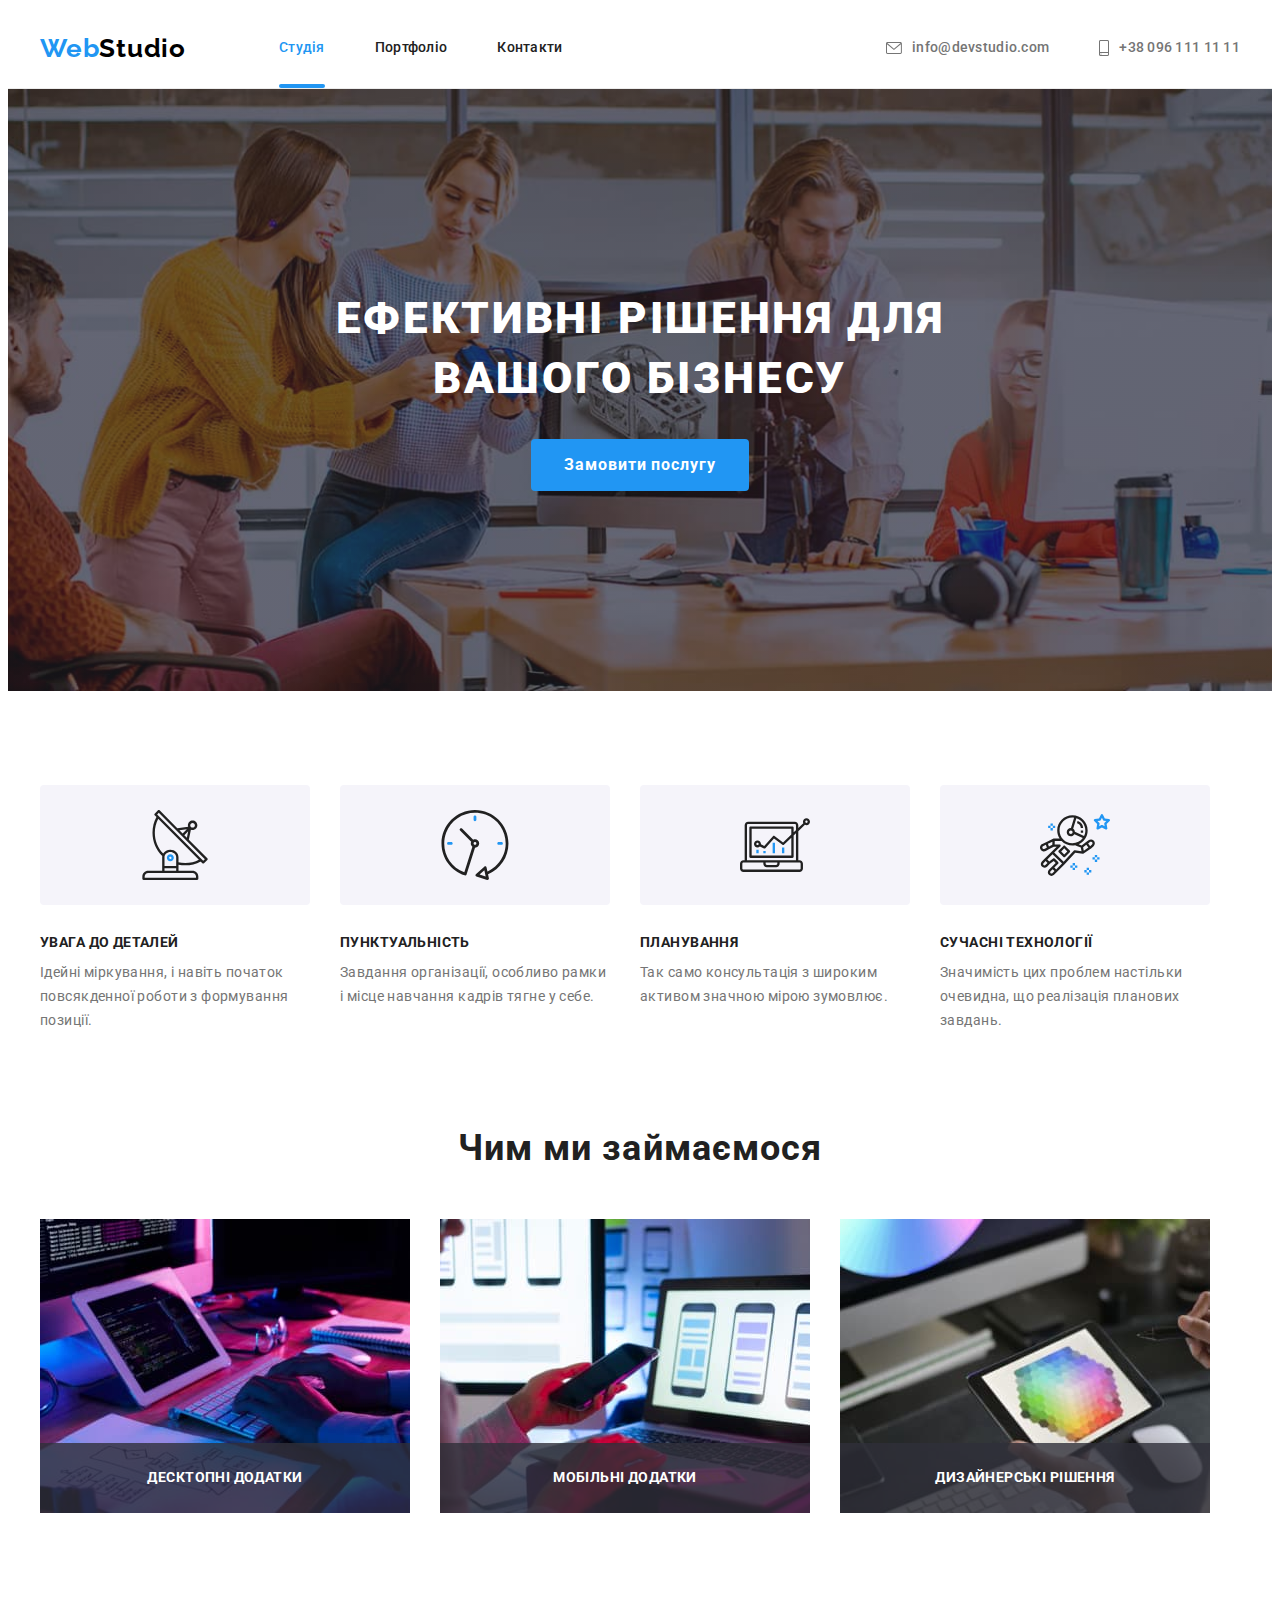
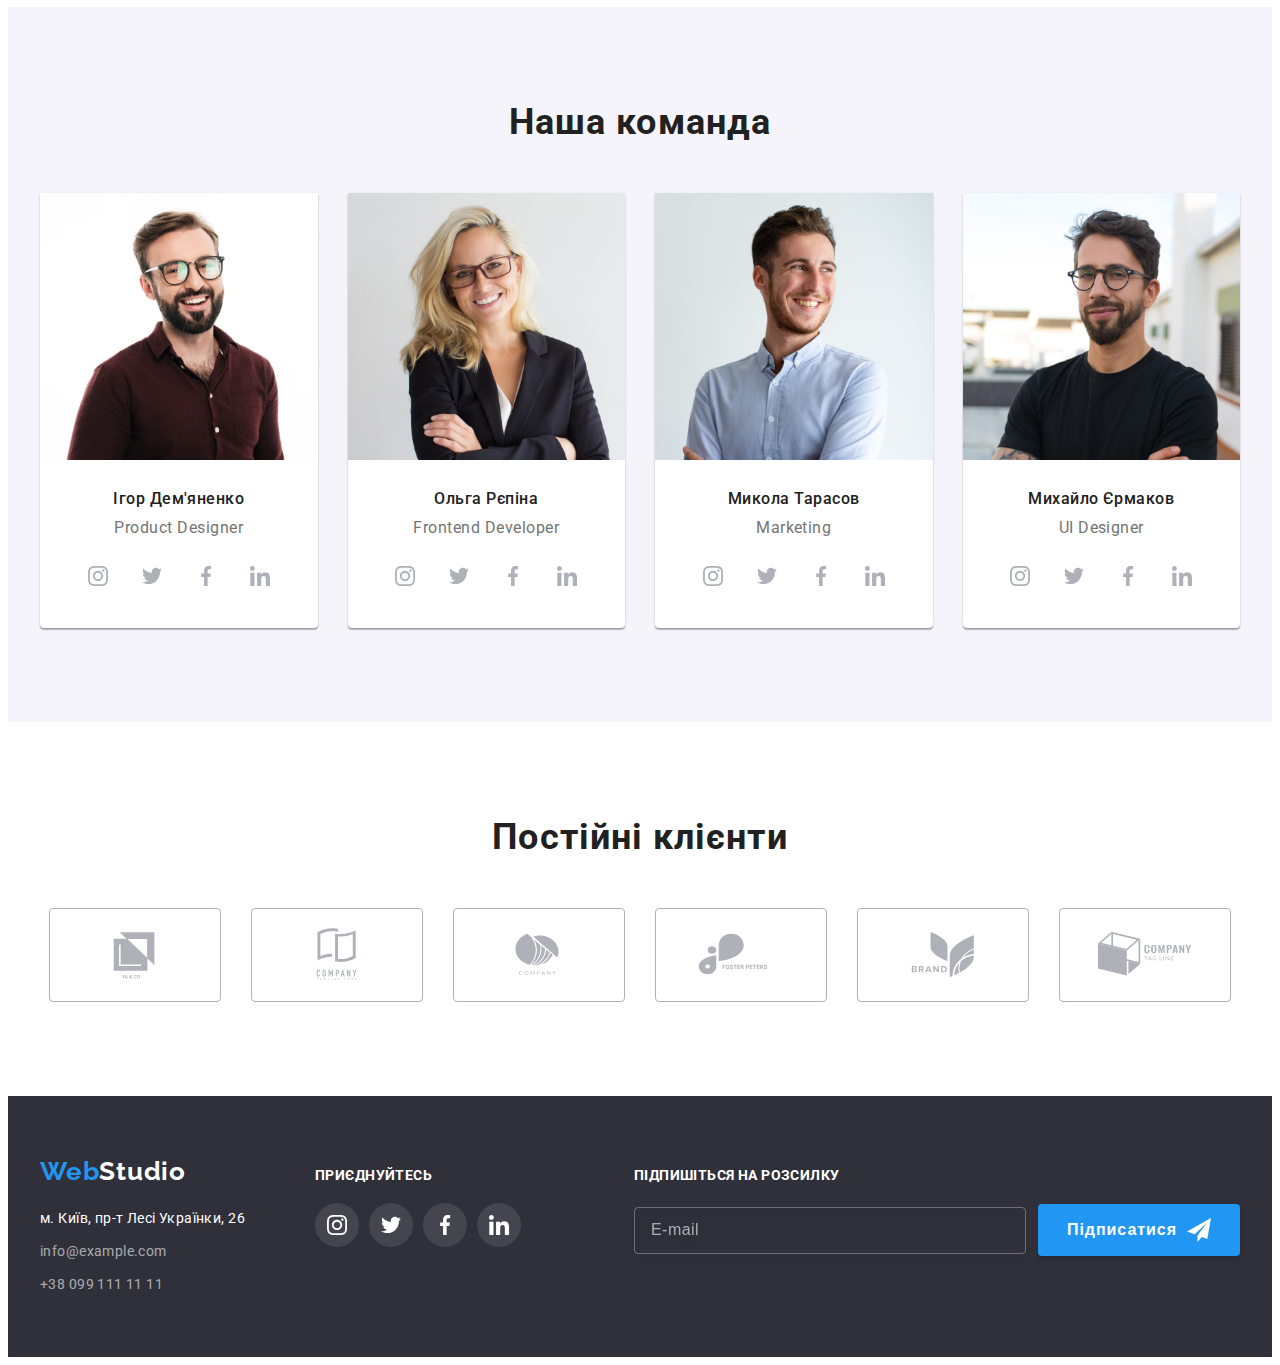
<file: index.html>
<!DOCTYPE html>
<html lang="uk">
  <head>
    <meta charset="UTF-8" />
    <meta http-equiv="X-UA-Compatible" content="IE=edge" />
    <meta name="viewport" content="width=device-width, initial-scale=1.0" />
    <title>Web Studio</title>
    <link rel="preconnect" href="https://fonts.googleapis.com" />
    <link rel="preconnect" href="https://fonts.gstatic.com" crossorigin />
    <link
      href="https://fonts.googleapis.com/css2?family=Raleway:wght@700&family=Roboto:wght@400;500;700;900&display=swap"
      rel="stylesheet"
    />
    <link
      rel="stylesheet"
      href="https://cdnjs.cloudflare.com/ajax/libs/modern-normalize/1.1.0/modern-normalize.min.css"
      integrity="sha512-wpPYUAdjBVSE4KJnH1VR1HeZfpl1ub8YT/NKx4PuQ5NmX2tKuGu6U/JRp5y+Y8XG2tV+wKQpNHVUX03MfMFn9Q=="
      crossorigin="anonymous"
      referrerpolicy="no-referrer"
    />
    <link rel="stylesheet" href="./css/styles.css" />
  </head>
  <body>
    <header class="header">
      <div class="container header-container">
        <nav class="header-nav">
          <a class="link header-logo" href=""
            ><span class="logo-accent">Web</span>Studio</a
          >
          <ul class="list header-list">
            <li class="header-item">
              <a class="header-link link current" href="">Студія</a>
            </li>
            <li class="header-item">
              <a class="header-link link" href="./portfolio.html">Портфоліо</a>
            </li>
            <li class="header-item">
              <a class="header-link link" href="">Контакти</a>
            </li>
          </ul>
        </nav>
        <ul class="list header-connect">
          <li class="connect-header-item">
            <a class="link contact-link" href="mailto:info@devstudio.com">
              <svg class="contact-icon" width="16" height="12">
                <use href="./images/symbol-defs.svg#icon-mail"></use>
              </svg>
              info@devstudio.com</a
            >
          </li>
          <li class="connect-header-item">
            <a class="link contact-link" href="tel:+380961111111"
              ><svg class="contact-icon" width="10" height="16">
                <use href="./images/symbol-defs.svg#icon-tel"></use>
              </svg>
              +38 096 111 11 11</a
            >
          </li>
        </ul>
      </div>
    </header>
    <main>
      <section class="hero">
        <div class="container">
          <h1 class="hero-title">Ефективні рішення для вашого бізнесу</h1>
          <button type="button" class="hero-btn" data-modal-open>
            Замовити послугу
          </button>
        </div>
      </section>
      <section class="features section">
        <div class="container">
          <h2 class="visually-hidden">Особливості</h2>
          <ul class="list features-list">
            <li class="features-item">
              <div class="features-icon-box">
                <svg class="features-icon" width="70" height="70">
                  <use href="./images/symbol-defs.svg#icon-antenna"></use>
                </svg>
              </div>
              <h3 class="features-title">Увага до деталей</h3>
              <p class="features-text">
                Ідейні міркування, і навіть початок повсякденної роботи з
                формування позиції.
              </p>
            </li>
            <li class="features-item">
              <div class="features-icon-box">
                <svg class="features-icon" width="70" height="70">
                  <use href="./images/symbol-defs.svg#icon-clock"></use>
                </svg>
              </div>
              <h3 class="features-title">Пунктуальність</h3>
              <p class="features-text">
                Завдання організації, особливо рамки і місце навчання кадрів
                тягне у себе.
              </p>
            </li>
            <li class="features-item">
              <div class="features-icon-box">
                <svg class="features-icon" width="70" height="70">
                  <use href="./images/symbol-defs.svg#icon-diagram"></use>
                </svg>
              </div>
              <h3 class="features-title">Планування</h3>
              <p class="features-text">
                Так само консультація з широким активом значною мірою зумовлює.
              </p>
            </li>
            <li class="features-item">
              <div class="features-icon-box">
                <svg class="features-icon" width="70" height="70">
                  <use href="./images/symbol-defs.svg#icon-astronaut"></use>
                </svg>
              </div>
              <h3 class="features-title">Сучасні технології</h3>
              <p class="features-text">
                Значимість цих проблем настільки очевидна, що реалізація
                планових завдань.
              </p>
            </li>
          </ul>
        </div>
      </section>
      <section class="activity section">
        <div class="container">
          <h2 class="activity-title">Чим ми займаємося</h2>
          <ul class="list activity-list">
            <li class="activity-item">
              <div class="activity-wrap">
                <img
                  src="./images/about1.jpg"
                  alt="desktop"
                  width="370"
                  height="294"
                />
                <p class="activity-text">Десктопні додатки</p>
              </div>
            </li>
            <li class="activity-item">
              <div class="activity-wrap">
                <img
                  src="./images/about2.jpg"
                  alt="mobile"
                  width="370"
                  height="294"
                />
                <p class="activity-text">Мобільні додатки</p>
              </div>
            </li>
            <li class="activity-item">
              <div class="activity-wrap">
                <img
                  src="./images/about3.jpg"
                  alt="desing"
                  width="370"
                  height="294"
                />
                <p class="activity-text">Дизайнерські рішення</p>
              </div>
            </li>
          </ul>
        </div>
      </section>
      <section class="team section">
        <div class="container">
          <h2 class="team-title">Наша команда</h2>
          <ul class="list team-list">
            <li class="team-card">
              <img src="./images/igor.jpg" alt="" width="270" height="260" />
              <div class="team-elements">
                <h3 class="card-title">Ігор Дем'яненко</h3>
                <p class="card-text" lang="en">Product Designer</p>
                <ul class="team-soc list">
                  <li class="team-soc-item">
                    <a href="" class="team-soc-link link">
                      <svg class="team-soc-icon" width="20" height="20">
                        <use
                          href="./images/symbol-defs.svg#icon-instagram"
                        ></use>
                      </svg>
                    </a>
                  </li>
                  <li class="team-soc-item">
                    <a href="" class="team-soc-link link">
                      <svg class="team-soc-icon" width="20" height="20">
                        <use href="./images/symbol-defs.svg#icon-twitter"></use>
                      </svg>
                    </a>
                  </li>
                  <li class="team-soc-item">
                    <a href="" class="team-soc-link link"
                      ><svg class="team-soc-icon" width="20" height="20">
                        <use
                          href="./images/symbol-defs.svg#icon-facebook"
                        ></use>
                      </svg>
                    </a>
                  </li>
                  <li class="team-soc-item">
                    <a href="" class="team-soc-link link"
                      ><svg class="team-soc-icon" width="20" height="20">
                        <use
                          href="./images/symbol-defs.svg#icon-linkedin"
                        ></use>
                      </svg>
                    </a>
                  </li>
                </ul>
              </div>
            </li>
            <li class="team-card">
              <img src="./images/olga.jpg" alt="" width="270" height="260" />
              <div class="team-elements">
                <h3 class="card-title">Ольга Рєпіна</h3>
                <p class="card-text" lang="en">Frontend Developer</p>
                <ul class="team-soc list">
                  <li class="team-soc-item">
                    <a href="" class="team-soc-link link">
                      <svg class="team-soc-icon" width="20" height="20">
                        <use
                          href="./images/symbol-defs.svg#icon-instagram"
                        ></use>
                      </svg>
                    </a>
                  </li>
                  <li class="team-soc-item">
                    <a href="" class="team-soc-link link">
                      <svg class="team-soc-icon" width="20" height="20">
                        <use href="./images/symbol-defs.svg#icon-twitter"></use>
                      </svg>
                    </a>
                  </li>
                  <li class="team-soc-item">
                    <a href="" class="team-soc-link link"
                      ><svg class="team-soc-icon" width="20" height="20">
                        <use
                          href="./images/symbol-defs.svg#icon-facebook"
                        ></use>
                      </svg>
                    </a>
                  </li>
                  <li class="team-soc-item">
                    <a href="" class="team-soc-link link"
                      ><svg class="team-soc-icon" width="20" height="20">
                        <use
                          href="./images/symbol-defs.svg#icon-linkedin"
                        ></use></svg
                    ></a>
                  </li>
                </ul>
              </div>
            </li>
            <li class="team-card">
              <img src="./images/nikolay.jpg" alt="" width="270" height="260" />
              <div class="team-elements">
                <h3 class="card-title">Микола Тарасов</h3>
                <p class="card-text" lang="en">Marketing</p>
                <ul class="team-soc list">
                  <li class="team-soc-item">
                    <a href="" class="team-soc-link link">
                      <svg class="team-soc-icon" width="20" height="20">
                        <use
                          href="./images/symbol-defs.svg#icon-instagram"
                        ></use>
                      </svg>
                    </a>
                  </li>
                  <li class="team-soc-item">
                    <a href="" class="team-soc-link link">
                      <svg class="team-soc-icon" width="20" height="20">
                        <use href="./images/symbol-defs.svg#icon-twitter"></use>
                      </svg>
                    </a>
                  </li>
                  <li class="team-soc-item">
                    <a href="" class="team-soc-link link"
                      ><svg class="team-soc-icon" width="20" height="20">
                        <use
                          href="./images/symbol-defs.svg#icon-facebook"
                        ></use></svg
                    ></a>
                  </li>
                  <li class="team-soc-item">
                    <a href="" class="team-soc-link link"
                      ><svg class="team-soc-icon" width="20" height="20">
                        <use
                          href="./images/symbol-defs.svg#icon-linkedin"
                        ></use></svg
                    ></a>
                  </li>
                </ul>
              </div>
            </li>
            <li class="team-card">
              <img src="./images/myhail.jpg" alt="" width="270" height="260" />
              <div class="team-elements">
                <h3 class="card-title">Михайло Єрмаков</h3>
                <p class="card-text" lang="en">UI Designer</p>
                <ul class="team-soc list">
                  <li class="team-soc-item">
                    <a href="" class="team-soc-link link">
                      <svg class="team-soc-icon" width="20" height="20">
                        <use
                          href="./images/symbol-defs.svg#icon-instagram"
                        ></use>
                      </svg>
                    </a>
                  </li>
                  <li class="team-soc-item">
                    <a href="" class="team-soc-link link">
                      <svg class="team-soc-icon" width="20" height="20">
                        <use href="./images/symbol-defs.svg#icon-twitter"></use>
                      </svg>
                    </a>
                  </li>
                  <li class="team-soc-item">
                    <a href="" class="team-soc-link link"
                      ><svg class="team-soc-icon" width="20" height="20">
                        <use
                          href="./images/symbol-defs.svg#icon-facebook"
                        ></use></svg
                    ></a>
                  </li>
                  <li class="team-soc-item">
                    <a href="" class="team-soc-link link"
                      ><svg class="team-soc-icon" width="20" height="20">
                        <use
                          href="./images/symbol-defs.svg#icon-linkedin"
                        ></use></svg
                    ></a>
                  </li>
                </ul>
              </div>
            </li>
          </ul>
        </div>
      </section>
      <section class="client section">
        <div class="container">
          <h2 class="client-title">Постійні клієнти</h2>
          <ul class="client-list list">
            <li class="client-item">
              <a class="client-link link" href="">
                <svg class="client-logo" width="106" height="60">
                  <use href="./images/symbol-defs.svg#icon-logo1"></use>
                </svg>
              </a>
            </li>
            <li class="client-item">
              <a class="client-link link" href="">
                <svg class="client-logo" width="106" height="60">
                  <use href="./images/symbol-defs.svg#icon-logo2"></use>
                </svg>
              </a>
            </li>
            <li class="client-item">
              <a class="client-link link" href="">
                <svg class="client-logo" width="106" height="60">
                  <use href="./images/symbol-defs.svg#icon-logo3"></use>
                </svg>
              </a>
            </li>
            <li class="client-item">
              <a class="client-link link" href="">
                <svg class="client-logo" width="106" height="60">
                  <use href="./images/symbol-defs.svg#icon-logo4"></use>
                </svg>
              </a>
            </li>
            <li class="client-item">
              <a class="client-link link" href="">
                <svg class="client-logo" width="106" height="60">
                  <use href="./images/symbol-defs.svg#icon-logo5"></use>
                </svg>
              </a>
            </li>
            <li class="client-item">
              <a class="client-link link" href="">
                <svg class="client-logo" width="106" height="60">
                  <use href="./images/symbol-defs.svg#icon-logo6"></use>
                </svg>
              </a>
            </li>
          </ul>
        </div>
      </section>
    </main>
    <footer class="footer">
      <div class="container footer-box">
        <div class="footer-address">
          <a class="link footer-logo" href=""
            ><span class="logo-accent">Web</span>Studio</a
          >
          <address class="address">
            <p class="address-text">м. Київ, пр-т Лесі Українки, 26</p>
            <ul class="list footer-connect">
              <li class="connect-item">
                <a class="link address-link" href="mailto:info@example.com"
                  >info@example.com</a
                >
              </li>
              <li class="connect-item">
                <a class="link address-link" href="tel:+380991111111"
                  >+38 099 111 11 11</a
                >
              </li>
            </ul>
          </address>
        </div>
        <div class="soc-box">
          <p class="soc-title">приєднуйтесь</p>
          <ul class="list soc-list">
            <li class="soc-item">
              <a class="list footer-soc-link" href=""
                ><svg class="footer-icon" width="20" height="20">
                  <use
                    href="./images/symbol-defs.svg#icon-instagram"
                  ></use></svg
              ></a>
            </li>
            <li class="soc-item">
              <a class="list footer-soc-link" href=""
                ><svg class="footer-icon" width="20" height="20">
                  <use href="./images/symbol-defs.svg#icon-twitter"></use></svg
              ></a>
            </li>
            <li class="soc-item">
              <a class="list footer-soc-link" href=""
                ><svg class="footer-icon" width="20" height="20">
                  <use href="./images/symbol-defs.svg#icon-facebook"></use></svg
              ></a>
            </li>
            <li class="soc-item">
              <a class="list footer-soc-link" href=""
                ><svg class="footer-icon" width="20" height="20">
                  <use href="./images/symbol-defs.svg#icon-linkedin"></use></svg
              ></a>
            </li>
          </ul>
        </div>
        <div class="mail-box">
          <p class="mail-form-title">Підпишіться на розсилку</p>
          <form class="mail-form">
            <input
              class="mail-input"
              type="email"
              name="user-mail"
              placeholder="E-mail"
            />
            <button type="submit" class="btn-send">
              Підписатися
              <svg class="icon-send" width="24" height="24">
                <use href="./images/symbol-defs.svg#icon-send"></use>
              </svg>
            </button>
          </form>
        </div>
      </div>
    </footer>
    <div class="backdrop is-hidden" data-modal>
      <div class="modal">
        <button type="button" class="btn-x" data-modal-close>
          <svg class="icon-btn-x" width="18" height="18">
            <use href="./images/symbol-defs.svg#icon-close"></use>
          </svg>
        </button>
        <p class="modal-title">Залиште свої дані, ми вам передзвонимо</p>
        <form class="modal-form">
          <div class="modal-field">
            <label class="modal-label" for="user-name">Ім'я</label>
            <div class="input-wrap">
              <input
                class="modal-input"
                type="text"
                name="user-name"
                id="user-name"
                autocomplete="on"
                placeholder=" "
              />
              <svg class="icon-input" width="18" height="18">
                <use href="./images/symbol-defs.svg#icon-person-black"></use>
              </svg>
            </div>
          </div>
          <div class="modal-field">
            <label class="modal-label" for="user-tel">Телефон</label>
            <div class="input-wrap">
              <input
                class="modal-input"
                type="tel"
                name="user-tel"
                id="user-tel"
                autocomplete="on"
                placeholder=" "
              />
              <svg class="icon-input" width="18" height="18">
                <use href="./images/symbol-defs.svg#icon-phone-black"></use>
              </svg>
            </div>
          </div>
          <div class="modal-field">
            <label class="modal-label" for="user-mail">Пошта</label>
            <div class="input-wrap">
              <input
                class="modal-input"
                type="email"
                name="user-mail"
                id="user-mail"
                autocomplete="on"
                placeholder=" "
              /><svg class="icon-input" width="18" height="18">
                <use href="./images/symbol-defs.svg#icon-email-black"></use>
              </svg>
            </div>
          </div>
          <div class="modal-field">
            <label class="modal-label" for="comment">Коментар</label>
            <textarea
              class="comment"
              name="comment"
              id="comment"
              cols="30"
              rows="10"
              placeholder="Введіть текст"
            ></textarea>
          </div>
          <div class="modal-field">
            <input
              class="modal-check visually-hidden"
              type="checkbox"
              name="accept"
              id="accept"
              value="true"
              required
            />
            <label class="accept-text" for="accept">
              <span
                ><svg class="icon-check" width="13" height="10">
                  <use
                    href="./images/symbol-defs.svg#icon-icon-check"
                  ></use></svg
              ></span>
              Погоджуюся з розсилкою та приймаю &nbsp;
              <a class="accept-link" href="">Умови договору</a></label
            >
          </div>
          <button class="btn-submit" type="submit">Відправити</button>
        </form>
      </div>
    </div>
    <script src="./js/modal.js"></script>
  </body>
</html>
</file>
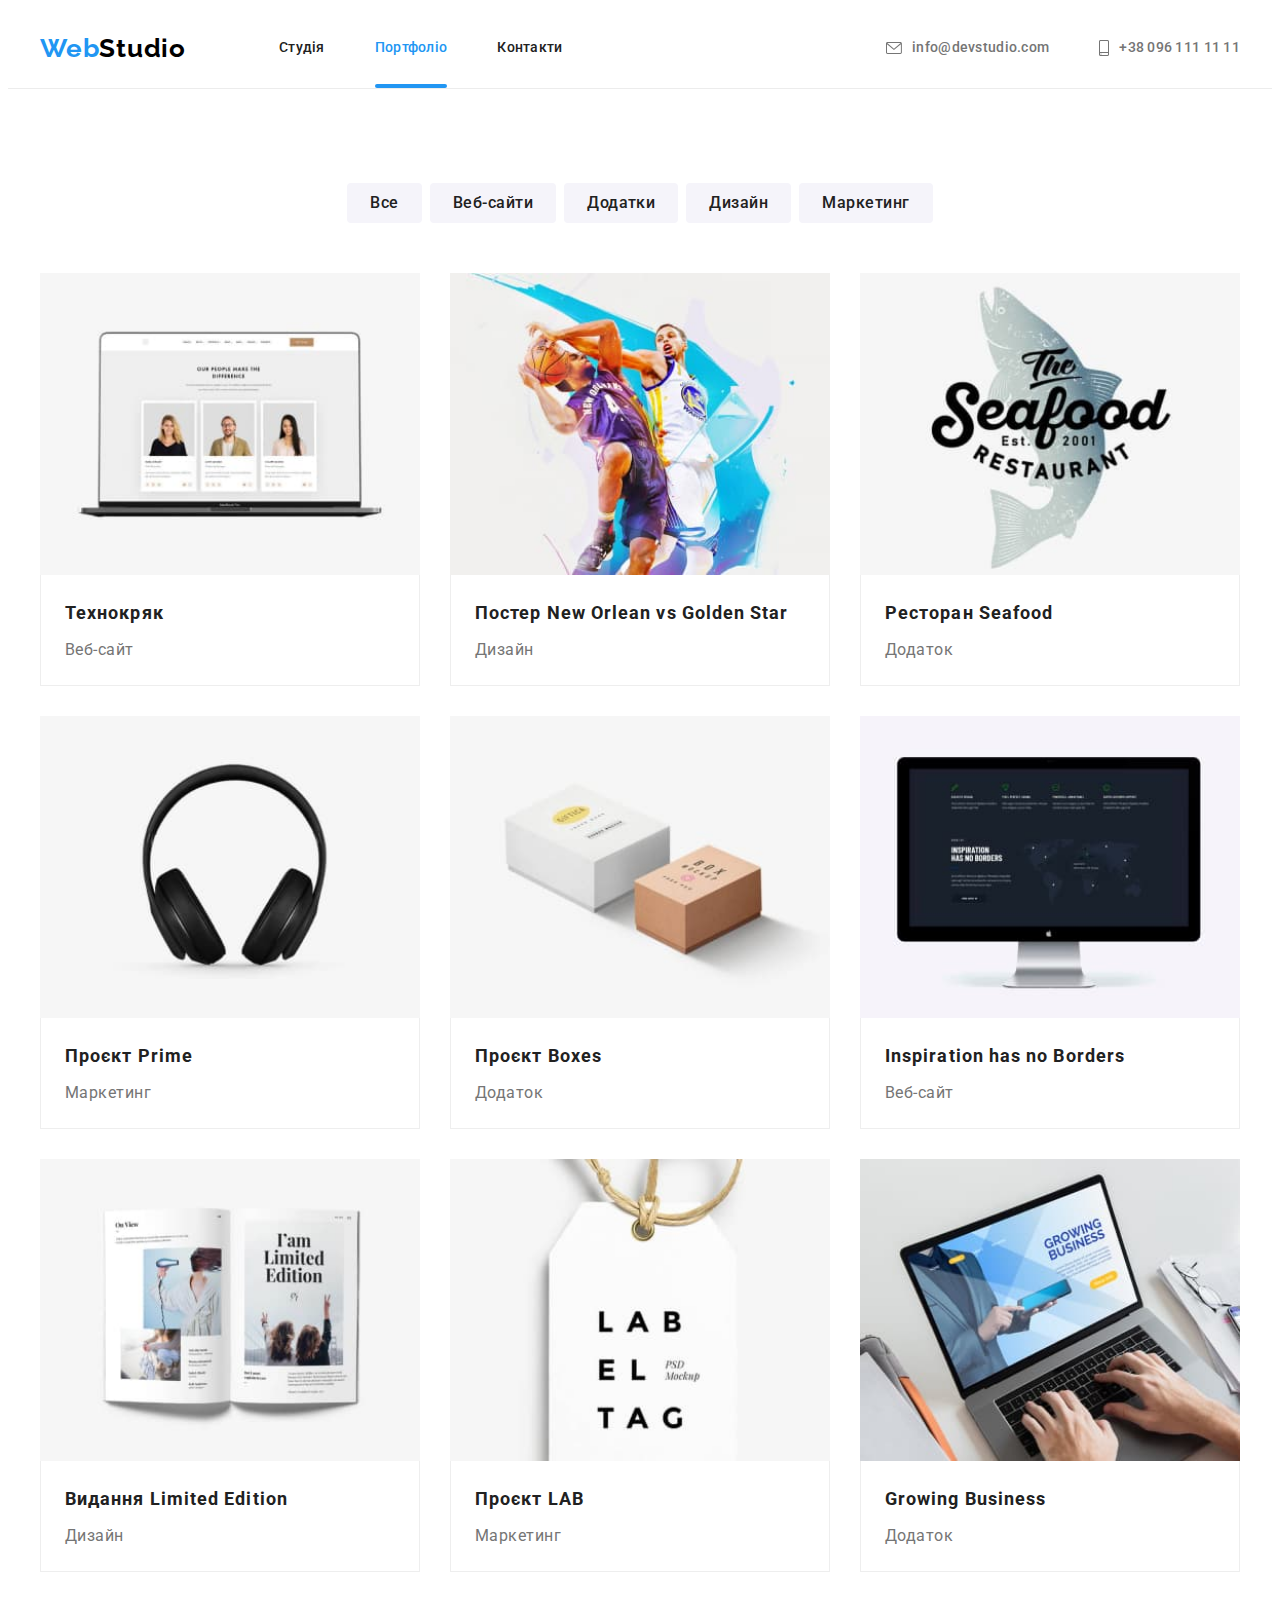
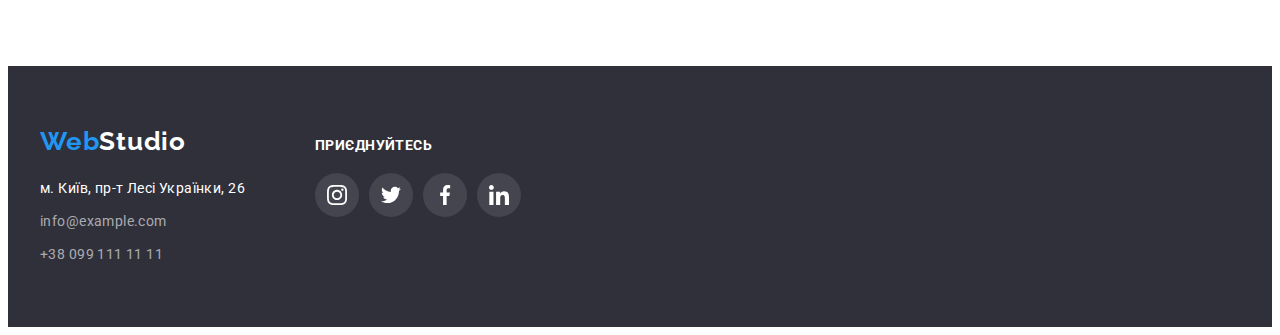
<file: portfolio.html>
<!DOCTYPE html>
<html lang="uk">
  <head>
    <meta charset="UTF-8" />
    <meta http-equiv="X-UA-Compatible" content="IE=edge" />
    <meta name="viewport" content="width=device-width, initial-scale=1.0" />
    <title>Web Studio</title>

    <link rel="preconnect" href="https://fonts.googleapis.com" />
    <link rel="preconnect" href="https://fonts.gstatic.com" crossorigin />
    <link
      href="https://fonts.googleapis.com/css2?family=Raleway:wght@700&family=Roboto:wght@400;500;700;900&display=swap"
      rel="stylesheet"
    />
    <link
      rel="stylesheet"
      href="https://cdnjs.cloudflare.com/ajax/libs/modern-normalize/1.1.0/modern-normalize.min.css"
      integrity="sha512-wpPYUAdjBVSE4KJnH1VR1HeZfpl1ub8YT/NKx4PuQ5NmX2tKuGu6U/JRp5y+Y8XG2tV+wKQpNHVUX03MfMFn9Q=="
      crossorigin="anonymous"
      referrerpolicy="no-referrer"
    />
    <link rel="stylesheet" href="./css/styles.css" />
  </head>
  <body>
    <header class="header">
      <div class="container">
        <nav class="header-nav">
          <a class="link header-logo" href=""
            ><span class="logo-accent">Web</span>Studio</a
          >
          <ul class="list header-list">
            <li class="header-item">
              <a class="header-link link" href="./index.html">Студія</a>
            </li>
            <li class="header-item">
              <a class="header-link link current" href="">Портфоліо</a>
            </li>
            <li class="header-item">
              <a class="header-link link" href="">Контакти</a>
            </li>
          </ul>
        </nav>

        <ul class="list header-connect">
          <li class="connect-header-item">
            <a class="link contact-link" href="mailto:info@devstudio.com">
              <svg class="contact-icon" width="16" height="12">
                <use href="./images/symbol-defs.svg#icon-mail"></use>
              </svg>
              info@devstudio.com</a
            >
          </li>
          <li class="connect-header-item">
            <a class="link contact-link" href="tel:+380961111111"
              ><svg class="contact-icon" width="10" height="16">
                <use href="./images/symbol-defs.svg#icon-tel"></use>
              </svg>
              +38 096 111 11 11</a
            >
          </li>
        </ul>
      </div>
    </header>
    <main>
      <section class="portfolio section">
        <div class="container">
          <h1 class="visually-hidden">Портфоліо</h1>
          <ul class="filters list">
            <li><button class="btn" type="button">Все</button></li>
            <li><button class="btn" type="button">Веб-сайти</button></li>
            <li><button class="btn" type="button">Додатки</button></li>
            <li><button class="btn" type="button">Дизайн</button></li>
            <li><button class="btn" type="button">Маркетинг</button></li>
          </ul>
          <ul class="projects list">
            <li class="project-item">
              <a class="link project-link" href="">
                <div class="project-cover-wrap">
                  <img src="./images/website1.jpg" alt="Технокряк" />
                  <p class="project-cover-text">
                    Ресурс пропонує комплексні пропозиції з різним рівнем
                    функціоналу та сервісів. Все це дозволить відвідувачу
                    отримати вичерпні відомості про компанію чи приватну особу.
                  </p>
                </div>
                <div class="element">
                  <h2 class="project-title">Технокряк</h2>
                  <p class="project-text">Веб-сайт</p>
                </div></a
              >
            </li>
            <li class="project-item">
              <a class="link project-link" href="">
                <div class="project-cover-wrap">
                  <img src="./images/desing1.jpg" alt="Постер" />
                  <p class="project-cover-text">
                    Ресурс пропонує комплексні пропозиції з різним рівнем
                    функціоналу та сервісів. Все це дозволить відвідувачу
                    отримати вичерпні відомості про компанію чи приватну особу.
                  </p>
                </div>
                <div class="element">
                  <h2 class="project-title">
                    Постер New Orlean vs Golden Star
                  </h2>
                  <p class="project-text">Дизайн</p>
                </div></a
              >
            </li>
            <li class="project-item">
              <a class="link project-link" href="">
                <div class="project-cover-wrap">
                  <img src="./images/addition1.jpg" alt="Ресторан" />
                  <p class="project-cover-text">
                    Ресурс пропонує комплексні пропозиції з різним рівнем
                    функціоналу та сервісів. Все це дозволить відвідувачу
                    отримати вичерпні відомості про компанію чи приватну особу.
                  </p>
                </div>
                <div class="element">
                  <h2 class="project-title">Ресторан Seafood</h2>
                  <p class="project-text">Додаток</p>
                </div></a
              >
            </li>
            <li class="project-item">
              <a class="link project-link" href="">
                <div class="project-cover-wrap">
                  <img src="./images/marketing1.jpg" alt="Проєкт" />
                  <p class="project-cover-text">
                    Ресурс пропонує комплексні пропозиції з різним рівнем
                    функціоналу та сервісів. Все це дозволить відвідувачу
                    отримати вичерпні відомості про компанію чи приватну особу.
                  </p>
                </div>
                <div class="element">
                  <h2 class="project-title">Проєкт Prime</h2>
                  <p class="project-text">Маркетинг</p>
                </div></a
              >
            </li>
            <li class="project-item">
              <a class="link project-link" href="">
                <div class="project-cover-wrap">
                  <img src="./images/addition2.jpg" alt="Проєкт2" />
                  <p class="project-cover-text">
                    Ресурс пропонує комплексні пропозиції з різним рівнем
                    функціоналу та сервісів. Все це дозволить відвідувачу
                    отримати вичерпні відомості про компанію чи приватну особу.
                  </p>
                </div>
                <div class="element">
                  <h2 class="project-title">Проєкт Boxes</h2>
                  <p class="project-text">Додаток</p>
                </div></a
              >
            </li>
            <li class="project-item">
              <a class="link project-link" href="">
                <div class="project-cover-wrap">
                  <img src="./images/website2.jpg" alt="Веб-сайт" />
                  <p class="project-cover-text">
                    Ресурс пропонує комплексні пропозиції з різним рівнем
                    функціоналу та сервісів. Все це дозволить відвідувачу
                    отримати вичерпні відомості про компанію чи приватну особу.
                  </p>
                </div>
                <div class="element">
                  <h2 class="project-title">Inspiration has no Borders</h2>
                  <p class="project-text">Веб-сайт</p>
                </div></a
              >
            </li>
            <li class="project-item">
              <a class="link project-link" href="">
                <div class="project-cover-wrap">
                  <img src="./images/desing2.jpg" alt="Видання" />
                  <p class="project-cover-text">
                    Ресурс пропонує комплексні пропозиції з різним рівнем
                    функціоналу та сервісів. Все це дозволить відвідувачу
                    отримати вичерпні відомості про компанію чи приватну особу.
                  </p>
                </div>
                <div class="element">
                  <h2 class="project-title">Видання Limited Edition</h2>
                  <p class="project-text">Дизайн</p>
                </div></a
              >
            </li>
            <li class="project-item">
              <a class="link project-link" href="">
                <div class="project-cover-wrap">
                  <img src="./images/marketing2.jpg" alt="Проєкт3" />
                  <p class="project-cover-text">
                    Ресурс пропонує комплексні пропозиції з різним рівнем
                    функціоналу та сервісів. Все це дозволить відвідувачу
                    отримати вичерпні відомості про компанію чи приватну особу.
                  </p>
                </div>
                <div class="element">
                  <h2 class="project-title">Проєкт LAB</h2>
                  <p class="project-text">Маркетинг</p>
                </div></a
              >
            </li>
            <li class="project-item">
              <a class="link project-link" href="">
                <div class="project-cover-wrap">
                  <img src="./images/addition3.jpg" alt="Додаток" />
                  <p class="project-cover-text">
                    Ресурс пропонує комплексні пропозиції з різним рівнем
                    функціоналу та сервісів. Все це дозволить відвідувачу
                    отримати вичерпні відомості про компанію чи приватну особу.
                  </p>
                </div>
                <div class="element">
                  <h2 class="project-title">Growing Business</h2>
                  <p class="project-text">Додаток</p>
                </div></a
              >
            </li>
          </ul>
        </div>
      </section>
    </main>
    <footer class="footer">
      <div class="container footer-box">
        <div class="footer-address">
          <a class="link footer-logo" href=""
            ><span class="logo-accent">Web</span>Studio</a
          >
          <address class="address">
            <p class="address-text">м. Київ, пр-т Лесі Українки, 26</p>
            <ul class="list footer-connect">
              <li class="connect-item">
                <a class="link address-link" href="mailto:info@example.com"
                  >info@example.com</a
                >
              </li>
              <li class="connect-item">
                <a class="link address-link" href="tel:+380991111111"
                  >+38 099 111 11 11</a
                >
              </li>
            </ul>
          </address>
        </div>
        <div class="soc-box">
          <p class="soc-title">приєднуйтесь</p>
          <ul class="list soc-list">
            <li class="soc-item">
              <a class="list footer-soc-link" href=""
                ><svg class="footer-icon" width="20" height="20">
                  <use href="./images/symbol-defs.svg#icon-instagram"></use>
                </svg>
              </a>
            </li>
            <li class="soc-item">
              <a class="list footer-soc-link" href=""
                ><svg class="footer-icon" width="20" height="20">
                  <use href="./images/symbol-defs.svg#icon-twitter"></use>
                </svg>
              </a>
            </li>
            <li class="soc-item">
              <a class="list footer-soc-link" href=""
                ><svg class="footer-icon" width="20" height="20">
                  <use href="./images/symbol-defs.svg#icon-facebook"></use>
                </svg>
              </a>
            </li>
            <li class="soc-item">
              <a class="list footer-soc-link" href=""
                ><svg class="footer-icon" width="20" height="20">
                  <use href="./images/symbol-defs.svg#icon-linkedin"></use>
                </svg>
              </a>
            </li>
          </ul>
        </div>
      </div>
    </footer>
  </body>
</html>
</file>
<file: css/styles.css>
body {
  font-family: "Roboto", sans-serif;
  background-color: #ffffff;
  color: #757575;
}
:root {
  --primary-text-color: #757575;
  --primary-title-color: #212121;
  --accent-color: #2196f3;
  --white: #ffffff;
  --black: #000000;
  --primary-bg-color: #2f303a;
  --secondary-bg-color: #f5f4fa;
  --icon-color: #afb1b8;
}

p,
h1,
h2,
h3,
h4,
h5,
h6 {
  margin: 0;
}
ul {
  margin: 0;
  padding-left: 0;
}
img {
  display: block;
  width: 100%;
  height: auto;
}
.visually-hidden {
  position: absolute;
  width: 1px;
  height: 1px;
  margin: -1px;
  border: 0;
  padding: 0;
  white-space: nowrap;
  clip-path: inset(100%);
  clip: rect(0 0 0 0);
  overflow: hidden;
}
.list {
  list-style: none;
  padding: 0;
  margin: 0;
}
.link {
  text-decoration-line: none;
}
.container {
  width: 1200px;
  margin-left: auto;
  margin-right: auto;
  padding-left: 15px;
  padding-right: 15px;
}
.section {
  padding-top: 94px;
  padding-bottom: 94px;
}
/* ----------HEADER--------- */
.header {
  border-bottom: 1px solid #ececec;
}
.header-logo {
  font-family: "Raleway";
  font-style: normal;
  font-weight: 700;
  font-size: 26px;
  line-height: 1.19;
  letter-spacing: 0.03em;
  color: var(--black);
  margin-right: 93px;
}
.logo-accent {
  color: var(--accent-color);
}

.header > .container {
  display: flex;
  align-items: center;
}
.header-nav {
  display: flex;
  align-items: center;
}
.header-list {
  display: flex;
}
.header-item:not(:last-child) {
  margin-right: 50px;
}
.header-link {
  font-weight: 500;
  font-size: 14px;
  line-height: 1.14;
  letter-spacing: 0.02em;
  color: var(--primary-title-color);
  display: block;
  padding-top: 32px;
  padding-bottom: 32px;
  transition: color 250ms cubic-bezier(0.4, 0, 0.2, 1);
}
.header-link:hover,
.header-link:focus {
  color: var(--accent-color);
}
.current {
  color: var(--accent-color);
  position: relative;
}
.current::after {
  position: absolute;
  content: "";
  width: 100%;
  height: 4px;
  background-color: var(--accent-color);
  border-radius: 2px;
  left: 0;
  bottom: 0;
}
.contact-icon {
  fill: currentColor;
  margin-right: 10px;
}
.contact-link {
  font-weight: 500;
  font-size: 14px;
  line-height: 1.14;
  letter-spacing: 0.02em;
  color: var(--primary-text-color);
  display: flex;
  align-items: center;
  transition: color 250ms cubic-bezier(0.4, 0, 0.2, 1);
}
.contact-link:focus,
.contact-link:hover {
  color: var(--accent-color);
}

.header-connect {
  display: flex;
  align-items: center;
  gap: 50px;
  margin-left: auto;
}

/* -----------HERO-------- */
.hero {
  max-width: 1600px;
  margin: 0 auto;
  background-color: var(--primary-bg-color);
  padding-top: 200px;
  padding-bottom: 200px;
  background-image: linear-gradient(
      rgba(47, 48, 58, 0.4),
      rgba(47, 48, 58, 0.4)
    ),
    url(../images/hero-bg.jpg);
  background-repeat: no-repeat;
  background-position: center;
  background-size: cover;
}
.hero-title {
  font-weight: 900;
  font-size: 44px;
  line-height: 1.36;
  text-align: center;
  letter-spacing: 0.06em;
  text-transform: uppercase;
  color: var(--white);
  height: 120px;
  width: 696px;
  margin-left: auto;
  margin-right: auto;
}
.hero-btn {
  font-family: "Roboto";
  font-style: normal;
  font-weight: 700;
  font-size: 16px;
  line-height: 1.88;
  display: flex;
  align-items: center;
  text-align: center;
  letter-spacing: 0.06em;
  color: var(--white);
  background-color: var(--accent-color);
  cursor: pointer;
  margin: 30px auto 0;
  border: 1px solid transparent;
  border-radius: 4px;
  padding: 10px 32px;
  min-width: 200px;
  transition: background-color 250ms cubic-bezier(0.4, 0, 0.2, 1);
}
.hero-btn:hover,
.hero-btn:focus {
  background-color: #188ce8;
}
/* --------FEATURES------ */

.features-list {
  display: flex;
}
.features-item {
  width: 270px;
}
.features-item:not(:last-child) {
  margin-right: 30px;
}
.features-icon-box {
  width: 270px;
  height: 120px;
  background-color: var(--secondary-bg-color);
  border-radius: 4px;
  display: flex;
  justify-content: center;
  align-items: center;
  margin-bottom: 30px;
}
.features-title {
  font-weight: 700;
  font-size: 14px;
  line-height: 1.14;
  letter-spacing: 0.03em;
  text-transform: uppercase;
  color: var(--primary-title-color);
  margin-bottom: 10px;
}
.features-text {
  font-size: 14px;
  line-height: 1.71;
  letter-spacing: 0.03em;
}
/* -------ACTIVITY------- */
.activity {
  padding-top: 0;
}
.activity-title {
  font-style: normal;
  font-weight: 700;
  font-size: 36px;
  line-height: 1.17;
  text-align: center;
  letter-spacing: 0.03em;
  color: var(--primary-title-color);
  margin-bottom: 50px;
}
.activity-list {
  display: flex;
}
.activity-item:not(:last-child) {
  margin-right: 30px;
}
.activity-wrap {
  position: relative;
}
.activity-text {
  position: absolute;
  width: 100%;
  bottom: 0;
  left: 0;
  font-weight: 700;
  font-size: 14px;
  line-height: 1.14;
  text-align: center;
  letter-spacing: 0.03em;
  text-transform: uppercase;
  color: #ffffff;
  background-color: rgba(47, 48, 58, 0.8);
  padding-bottom: 27px;
  padding-top: 27px;
}
/* --------TEAM------- */
.team {
  background-color: var(--secondary-bg-color);
}
.team-list {
  display: flex;
  gap: 30px;
}
.team-card {
  background-color: var(--white);
  box-shadow: 0px 1px 3px rgba(0, 0, 0, 0.12), 0px 1px 1px rgba(0, 0, 0, 0.14),
    0px 2px 1px rgba(0, 0, 0, 0.2);
  border-radius: 0px 0px 4px 4px;
  width: calc((100% - 90px) / 4);
}
.element {
  padding: 20px 24px;
}
.team-title {
  font-weight: 700;
  font-size: 36px;
  line-height: 1.17;
  text-align: center;
  letter-spacing: 0.03em;
  color: var(--primary-title-color);
  margin-bottom: 50px;
}
.card-title {
  font-weight: 500;
  font-size: 16px;
  line-height: 1.18;
  text-align: center;
  letter-spacing: 0.03em;
  color: var(--primary-title-color);
  margin-bottom: 10px;
}
.team-elements {
  padding: 30px;
}
.card-text {
  font-size: 16px;
  line-height: 1.18;
  text-align: center;
  letter-spacing: 0.03em;
  margin-bottom: 16px;
}
.team-soc {
  display: flex;
  justify-content: center;
  gap: 10px;
}
.team-soc-link {
  width: 44px;
  height: 44px;
  border-radius: 50%;
  background-color: var(--white);
  display: flex;
  align-items: center;
  justify-content: center;
  fill: var(--icon-color);
  transition: background-color 250ms cubic-bezier(0.4, 0, 0.2, 1),
    fill 250ms cubic-bezier(0.4, 0, 0.2, 1);
}

.team-soc-link:hover,
.team-soc-link:focus {
  background-color: var(--accent-color);
  fill: var(--white);
}

/* ---------CLIEND-------- */
.client-title {
  font-weight: 700;
  font-size: 36px;
  line-height: 1.17;
  text-align: center;
  letter-spacing: 0.03em;
  color: var(--primary-title-color);
  margin-bottom: 50px;
}
.client-list {
  display: flex;
  justify-content: center;
  gap: 30px;
}
.client-link {
  width: 170px;
  height: 92px;
  background-color: var(--white);
  display: flex;
  align-items: center;
  justify-content: center;
  border: 1px solid #afb1b8;
  border-radius: 4px;
  fill: var(--icon-color);
  transition: fill 250ms cubic-bezier(0.4, 0, 0.2, 1),
    border-color 250ms cubic-bezier(0.4, 0, 0.2, 1);
}
.client-link:hover,
.client-link:focus {
  fill: var(--accent-color);
  border-color: var(--accent-color);
}
/* -------FOOTER------ */

.footer {
  background-color: var(--primary-bg-color);
  padding-top: 60px;
  padding-bottom: 60px;
}
.footer-box {
  display: flex;
  align-items: baseline;
}
.footer-address {
  margin-right: 70px;
}
.footer-logo {
  font-family: "Raleway";
  font-style: normal;
  font-weight: 700;
  font-size: 26px;
  line-height: 1.19;
  letter-spacing: 0.03em;
  color: var(--white);
}
.address {
  margin-top: 20px;
}
.address-text {
  font-style: normal;
  font-weight: 400;
  font-size: 14px;
  line-height: 1.71;
  letter-spacing: 0.03em;
  color: var(--white);
  margin-bottom: 9px;
}

.address-link {
  font-style: normal;
  font-weight: 400;
  font-size: 14px;
  line-height: 1.71;
  letter-spacing: 0.03em;
  color: rgba(255, 255, 255, 0.6);
  transition: color 250ms cubic-bezier(0.4, 0, 0.2, 1);
}
.address-link:hover,
.address-link:focus {
  color: var(--accent-color);
}
.connect-item:not(:last-child) {
  margin-bottom: 9px;
}

.soc-title {
  font-weight: 700;
  font-size: 14px;
  line-height: 16px;
  letter-spacing: 0.03em;
  text-transform: uppercase;
  color: #ffffff;
  margin-bottom: 20px;
}
.soc-list {
  display: flex;
  gap: 10px;
}
.footer-soc-link {
  width: 44px;
  height: 44px;
  border-radius: 50%;
  background-color: rgba(255, 255, 255, 0.1);
  display: flex;
  align-items: center;
  justify-content: center;
  fill: var(--white);
  transition: background-color 250ms cubic-bezier(0.4, 0, 0.2, 1);
}
.footer-soc-link:hover,
.footer-soc-link:focus {
  background-color: var(--accent-color);
}
.mail-box {
  margin-left: auto;
}
.mail-form {
  display: flex;
  align-items: center;
}

.mail-form-title {
  font-weight: 700;
  font-size: 14px;
  line-height: 1.14;
  letter-spacing: 0.03em;
  text-transform: uppercase;
  color: var(--white);
  margin-bottom: 20px;
}
.mail-input {
  width: 358px;
  padding: 15px 16px;
  color: var(--white);
  background-color: transparent;
  border: 1px solid rgba(255, 255, 255, 0.3);
  filter: drop-shadow(0px 4px 4px rgba(0, 0, 0, 0.15));
  border-radius: 4px;
  outline: none;
  position: relative;
  margin-right: 12px;
}
.mail-input::placeholder {
  font-weight: 400;
  font-size: 16px;
  line-height: 1.25;
  display: flex;
  align-items: center;
  letter-spacing: 0.03em;
  color: rgba(255, 255, 255, 0.6);
}
.btn-send {
  font-weight: 700;
  font-size: 16px;
  line-height: 1.88;
  display: flex;
  align-items: center;
  text-align: center;
  letter-spacing: 0.06em;
  color: var(--white);
  background-color: var(--accent-color);
  box-shadow: 0px 4px 4px rgba(0, 0, 0, 0.15);
  cursor: pointer;
  /* margin: 30px auto 0; */
  border: 1px solid transparent;
  border-radius: 4px;
  padding: 10px 28px;
  min-width: 200px;
  transition: background-color 250ms cubic-bezier(0.4, 0, 0.2, 1);
}
.icon-send {
  margin-left: 10px;
}
/* -------PORTFOLIO-------- */

.btn {
  font-family: inherit;
  font-weight: 500;
  font-size: 16px;
  line-height: 1.62;
  text-align: center;
  letter-spacing: 0.03em;
  color: var(--primary-title-color);
  background-color: var(--secondary-bg-color);
  border: 1px solid transparent;
  border-radius: 4px;
  cursor: pointer;
  padding: 6px 22px;
  transition: background-color 250ms cubic-bezier(0.4, 0, 0.2, 1),
    color 250ms cubic-bezier(0.4, 0, 0.2, 1),
    box-shadow 250ms cubic-bezier(0.4, 0, 0.2, 1);
}
.btn:hover,
.btn:focus {
  background-color: var(--accent-color);
  color: var(--white);
  box-shadow: 0px 3px 1px rgba(0, 0, 0, 0.1), 0px 1px 2px rgba(0, 0, 0, 0.08),
    0px 2px 2px rgba(0, 0, 0, 0.12);
}
.filters {
  margin-bottom: 50px;
  display: flex;
  justify-content: center;
  align-items: center;
  gap: 8px;
}
.projects {
  display: flex;
  flex-wrap: wrap;
  margin: -15px;
}
.project-item {
  width: calc(100% / 3 - 30px);
  margin: 15px;
}
.project-item:hover .project-cover-text,
.project-item:focus .project-cover-text {
  transform: translateY(0);
}
.project-link {
  display: block;
  transition: box-shadow 250ms cubic-bezier(0.4, 0, 0.2, 1);
}
.project-link:hover,
.project-link:focus {
  box-shadow: 0px 1px 1px rgba(0, 0, 0, 0.12), 0px 4px 4px rgba(0, 0, 0, 0.06),
    1px 4px 6px rgba(0, 0, 0, 0.16);
}
.project-cover-wrap {
  position: relative;
  overflow: hidden;
}
.project-cover-text {
  position: absolute;
  top: 0;
  left: 0;
  height: 100%;
  font-weight: 400;
  font-size: 18px;
  line-height: 1.58;
  letter-spacing: 0.03em;
  color: #ffffff;
  background-color: rgba(33, 150, 243, 0.9);
  padding: 63px 24px;
  transform: translateY(100%);
  transition: transform 250ms cubic-bezier(0.4, 0, 0.2, 1);
  overflow: auto;
}
.element {
  border-left: 1px solid #eeeeee;
  border-bottom: 1px solid #eeeeee;
  border-right: 1px solid #eeeeee;
}
.project-title {
  font-weight: 700;
  font-size: 18px;
  line-height: 2;
  letter-spacing: 0.06em;
  color: var(--primary-title-color);
  margin-bottom: 4px;
}
.project-text {
  font-size: 16px;
  line-height: 1.88;
  letter-spacing: 0.03em;
  font-weight: 400;
  letter-spacing: 0.03em;
  color: #757575;
}
/* ------MODAL------ */
.backdrop {
  position: fixed;
  top: 0;
  left: 0;
  width: 100%;
  height: 100%;
  background-color: rgba(0, 0, 0, 0.2);
  opacity: 1;
  transition: opacity 250ms cubic-bezier(0.4, 0, 0.2, 1),
    visibility 250ms cubic-bezier(0.4, 0, 0.2, 1);
}
.backdrop.is-hidden {
  opacity: 0;
  pointer-events: none;
  visibility: hidden;
}
.modal {
  position: absolute;
  top: 50%;
  left: 50%;
  transform: translate(-50%, -50%);
  width: 528px;
  min-height: 581px;
  background-color: #ffffff;
  box-shadow: 0px 1px 3px rgba(0, 0, 0, 0.12), 0px 1px 1px rgba(0, 0, 0, 0.14),
    0px 2px 1px rgba(0, 0, 0, 0.2);
  border-radius: 4px;
  padding: 40px;
}
.btn-x {
  position: absolute;
  top: 8px;
  right: 8px;
  width: 30px;
  height: 30px;
  display: flex;
  align-items: center;
  justify-content: center;
  background: #ffffff;
  border: 1px solid rgba(0, 0, 0, 0.1);
  border-radius: 50%;
  cursor: pointer;
  fill: var(--black);
  transition: fill 250ms cubic-bezier(0.4, 0, 0.2, 1);
}
.btn-x:hover,
.btn-x:focus {
  fill: var(--accent-color);
}
.modal-title {
  font-weight: 700;
  font-size: 20px;
  line-height: 1.15;
  text-align: center;
  letter-spacing: 0.03em;
  color: #212121;
  margin-bottom: 12px;
}

.modal-field {
  margin-bottom: 10px;
}
.modal-label {
  font-weight: 400;
  font-size: 12px;
  line-height: 1.16;
  letter-spacing: 0.01em;
  color: var(--primary-text-color);
  display: block;
  margin-bottom: 4px;
}
.input-wrap {
  position: relative;
}
.icon-input {
  position: absolute;
  left: 12px;
  top: 50%;
  transform: translateY(-50%);
}
.modal-input {
  width: 100%;
  height: 40px;
  border: 1px solid rgba(33, 33, 33, 0.2);
  border-radius: 4px;
  padding-left: 42px;
  color: var(--black);
  transition: border-color 250ms cubic-bezier(0.4, 0, 0.2, 1);
  outline: none;
}
.modal-input:focus {
  border-color: var(--accent-color);
}
.modal-input:focus + .icon-input {
  fill: var(--accent-color);
}
textarea {
  resize: none;
}
.comment {
  width: 100%;
  height: 120px;
  border: 1px solid rgba(33, 33, 33, 0.2);
  border-radius: 4px;
  padding: 12px 16px;
  outline: none;
}
.comment:focus {
  border-color: var(--accent-color);
}
.comment::placeholder {
  font-weight: 400;
  font-size: 12px;
  line-height: 1.16;
  letter-spacing: 0.01em;
  color: rgba(117, 117, 117, 0.5);
}
.accept-text {
  font-weight: 400;
  font-size: 14px;
  line-height: 1.71;
  letter-spacing: 0.03em;
  color: #757575;
  display: flex;
  align-items: center;
  justify-content: center;
}
.accept-text span {
  width: 16px;
  height: 15px;
  border: 2px solid #303030;
  border-radius: 2px;
  margin-right: 7px;
  display: flex;
  align-items: center;
  justify-content: center;
}
.icon-check {
  fill: transparent;
}
.modal-check:checked + .accept-text span {
  background-color: var(--accent-color);
  border: 2px solid var(--accent-color);
  outline: none;
}
.modal-check:focus + .accept-text span {
  border: 2px solid var(--accent-color);
}
.modal-check:checked + .accept-text .icon-check {
  fill: var(--white);
}
.accept-link {
  font-weight: 400;
  font-size: 14px;
  line-height: 1.71;
  letter-spacing: 0.03em;
  text-decoration-line: underline;
  color: var(--accent-color);
}
.btn-submit {
  font-weight: 700;
  font-size: 16px;
  line-height: 1.88;
  display: flex;
  align-items: center;
  text-align: center;
  letter-spacing: 0.06em;
  color: var(--white);
  background-color: var(--accent-color);
  box-shadow: 0px 4px 4px rgba(0, 0, 0, 0.15);
  cursor: pointer;
  margin: 30px auto 0;
  border: 1px solid transparent;
  border-radius: 4px;
  padding: 10px 52px;
  min-width: 200px;
  transition: background-color 250ms cubic-bezier(0.4, 0, 0.2, 1);
}
.btn-submit:hover,
.btn-submit:focus {
  background-color: #188ce8;
  box-shadow: 0px 4px 4px rgba(0, 0, 0, 0.15);
  border-radius: 4px;
}
</file>
